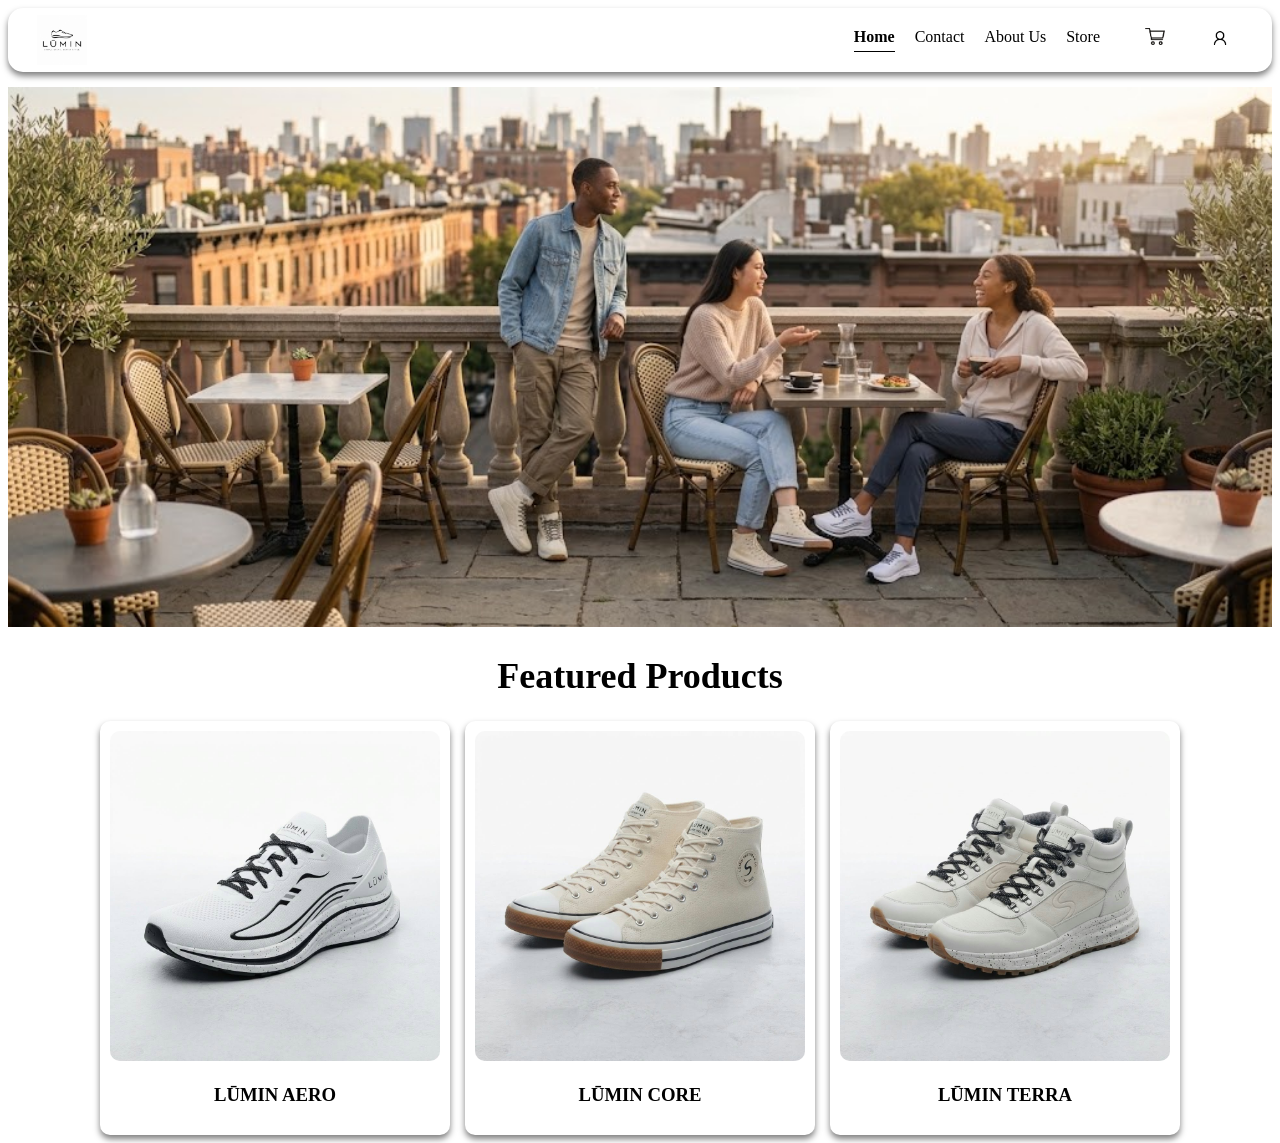
<file: index.html>
<!DOCTYPE html>
<html>
    <head>
        <title>Home</title>
        <meta name="description" content="Welcome to our home page!">
        <meta name="viewport" content="width=device-width, initial-scale=1.0">
        <link rel="stylesheet" href="stylesheet/index.css">
    </head>

    <body>
        <header>

            <img src="images/logo.jpg" alt="logo" width="50px">

            <nav>
                <ul>
                    <a href="index.html" class="active"><li>Home</li></a>
                    <a href="contact.html"><li>Contact</li></a>
                    <a href="about.html"><li>About Us</li></a>
                    <a href="store.html"><li>Store</li></a>
                    <div class="cart">
                    <a href="cart.html"><li><img src=images/cart.png alt="cart" width="20px"></li></a>
                    </div>
                    <div class="user">
                    <a href="login.html"><li><img src=images/user.png alt="user" width="20px"></li></a>
                    </div>
                </ul>
            </nav>

        </header>
        
        <img src="images/home.jpg" alt="home" style="width: 100%; height: 60vh; object-fit: cover; margin-top: 15px;">

        <div class="featured">
            <h1>Featured Products</h1>
        </div>

    <div class="box">
        <div class="product">
            <a href="store.html">
            <img src="images/running shoes.jpg" alt="running shoes" width="400px">
            <h3>LŪMIN AERO</h3>
            </a>
        </div>

         <div class="product">
            <a href="store.html">
            <img src="images/casual shoes.jpg" alt="casual shoes" width="400px">
            <h3>LŪMIN CORE</h3>
            </a>
        </div>

         <div class="product">
            <a href="store.html">
            <img src="images/mountain shoes.jpg" alt="mountain shoes" width="400px">
            <h3>LŪMIN TERRA</h3>
            </a>
        </div>
    </div>
        
    </body>
</html>
</file>
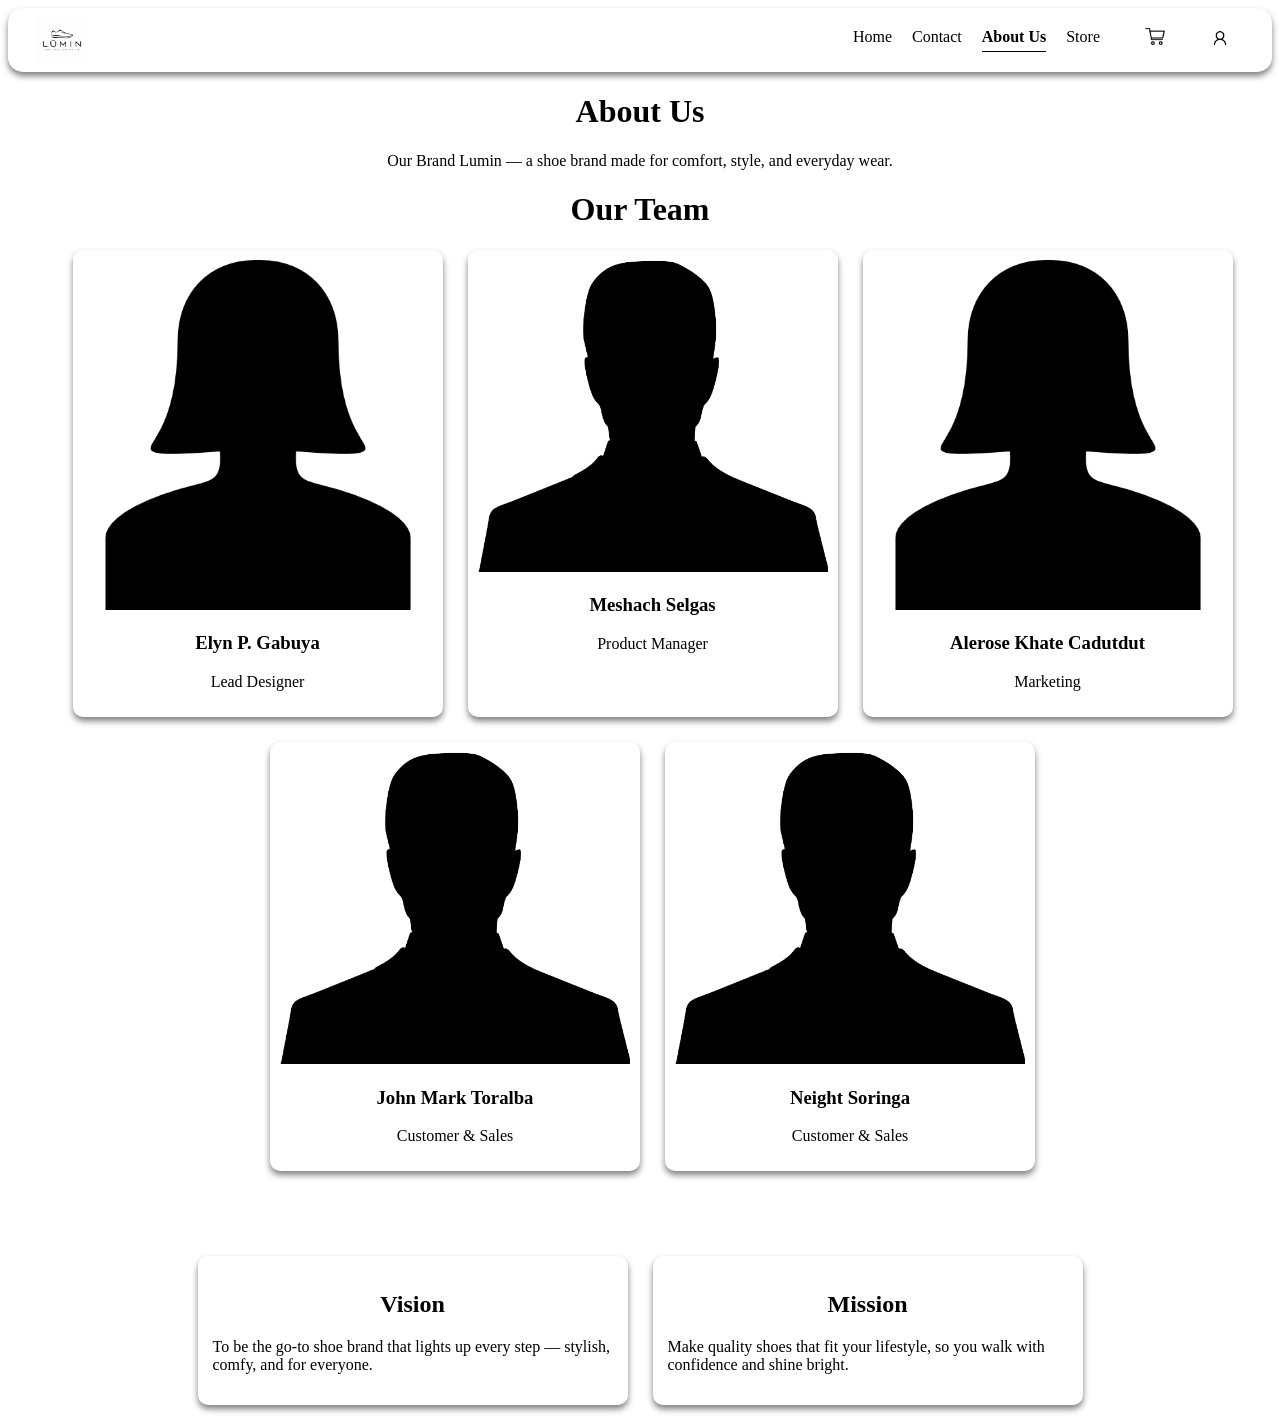
<file: about.html>
<!DOCTYPE html>
<html>
    <head>
        <title>About Us</title>
        <meta name="description" content="About us!">
        <meta name="viewport" content="width=device-width, initial-scale=1.0">
        <link rel="stylesheet" href="stylesheet/about.css">
    </head>

    <body>
        <header>

            <img src="images/logo.jpg" alt="logo" width="50px">

            <nav>
                <ul>
                    <a href="index.html"><li>Home</li></a>
                    <a href="contact.html"><li>Contact</li></a>
                    <a href="about.html" class="active"><li>About Us</li></a>
                    <a href="store.html"><li>Store</li></a>
                    <div class="cart">
                    <a href="cart.html"><li><img src=images/cart.png alt="cart" width="20px"></li></a>
                    </div>
                    <div class="user">
                    <a href="login.html"><li><img src=images/user.png alt="user" width="20px"></li></a>
                    </div>
                </ul>
            </nav>

        </header>

        <h1 style="text-align: center;">About Us</h1>
        <p style="text-align: center;">Our Brand Lumin — a shoe brand made for comfort, style, and everyday wear.</p>

        <h1 style="text-align: center;">Our Team</h1>
    <div class="card-contain">
        <div class="card">
            <img src="images/female.png" alt="female" width="350px">
            <h3>Elyn P. Gabuya</h3>
            <p>Lead Designer</p>
        </div>

        <div class="card">
            <img src="images/male.png" alt="female" width="350px">
            <h3>Meshach Selgas</h3>
            <p>Product Manager</p>
        </div>

        <div class="card">
            <img src="images/female.png" alt="female" width="350px">
            <h3>Alerose Khate Cadutdut</h3>
            <p>Marketing</p>
        </div>

        <div class="card">
            <img src="images/male.png" alt="female" width="350px">
            <h3>John Mark Toralba</h3>
            <p>Customer & Sales</p>
        </div>

        <div class="card">
            <img src="images/male.png" alt="female" width="350px">
            <h3>Neight Soringa</h3>
            <p>Customer & Sales</p>
        </div>
    </div>

    <div class="cardtwo">
        <div class="goal">
            <h2>Vision</h2>
            <p>To be the go-to shoe brand that lights up every step — stylish, comfy, and for everyone.</p>
        </div>

        <div class="goal">
            <h2>Mission</h2>
            <p>Make quality shoes that fit your lifestyle, so you walk with confidence and shine bright.</p>
        </div>
    </div>
    </body>
</file>
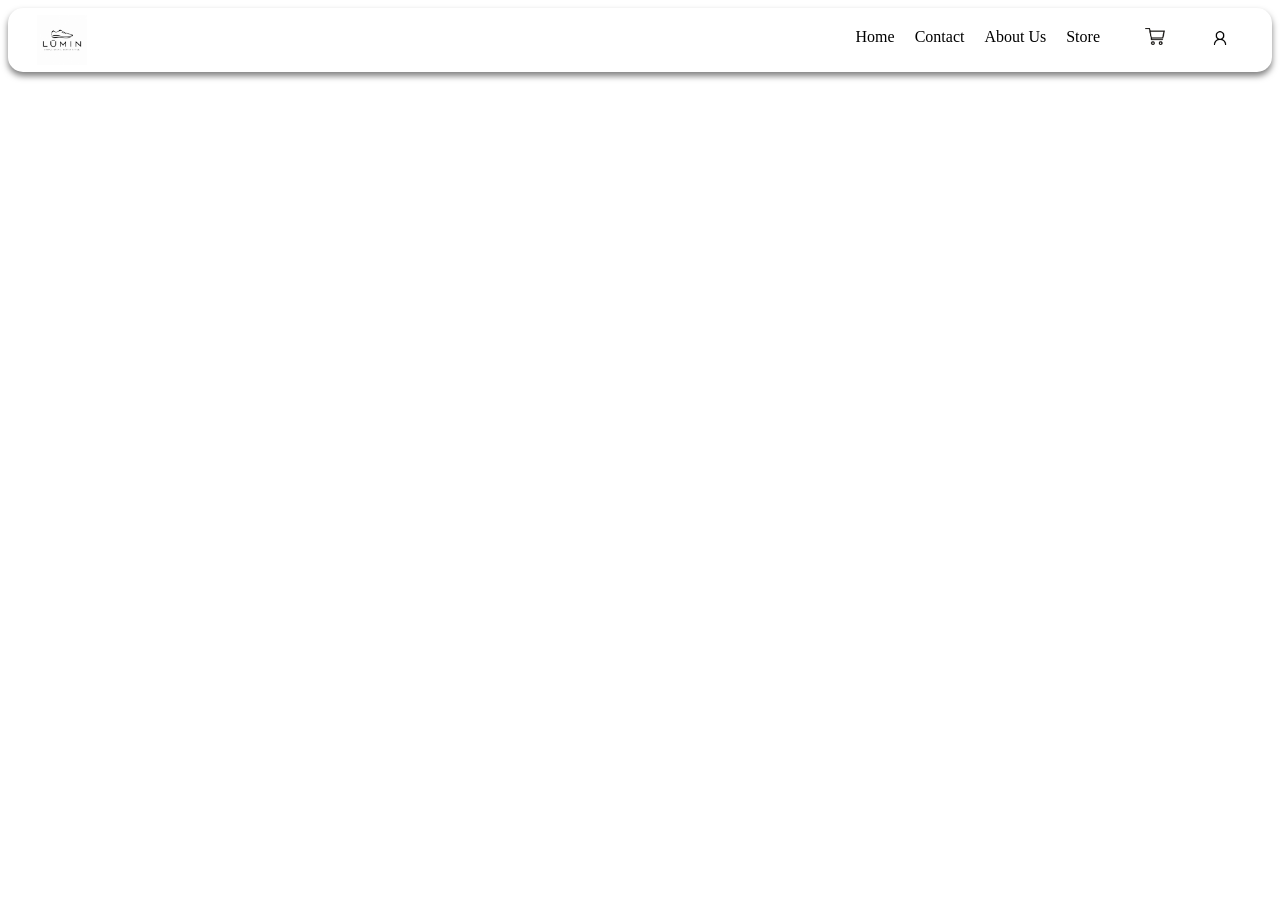
<file: cart.html>
<!DOCTYPE html>
<html>
    <head>
        <title>Cart</title>
        <meta name="description" content="Check out!">
        <meta name="viewport" content="width=device-width, initial-scale=1.0">
        <link rel="stylesheet" href="stylesheet/cart.css">
    </head>

    <body>
        <header>

            <img src="images/logo.jpg" alt="logo" width="50px">

            <nav>
                <ul>
                    <a href=index.html><li>Home</li></a>
                    <a href=contact.html><li>Contact</li></a>
                    <a href=about.html><li>About Us</li></a>
                    <a href=store.html><li>Store</li></a>
                    <div class="cart">
                    <a href="cart.html"><li><img src=images/cart.png alt="cart" width="20px"></li></a>
                    </div>
                    <div class="user">
                    <a href="login.html"><li><img src=images/user.png alt="user" width="20px"></li></a>
                    </div>
                </ul>
            </nav>

        </header>
    </body>
</html>
</file>
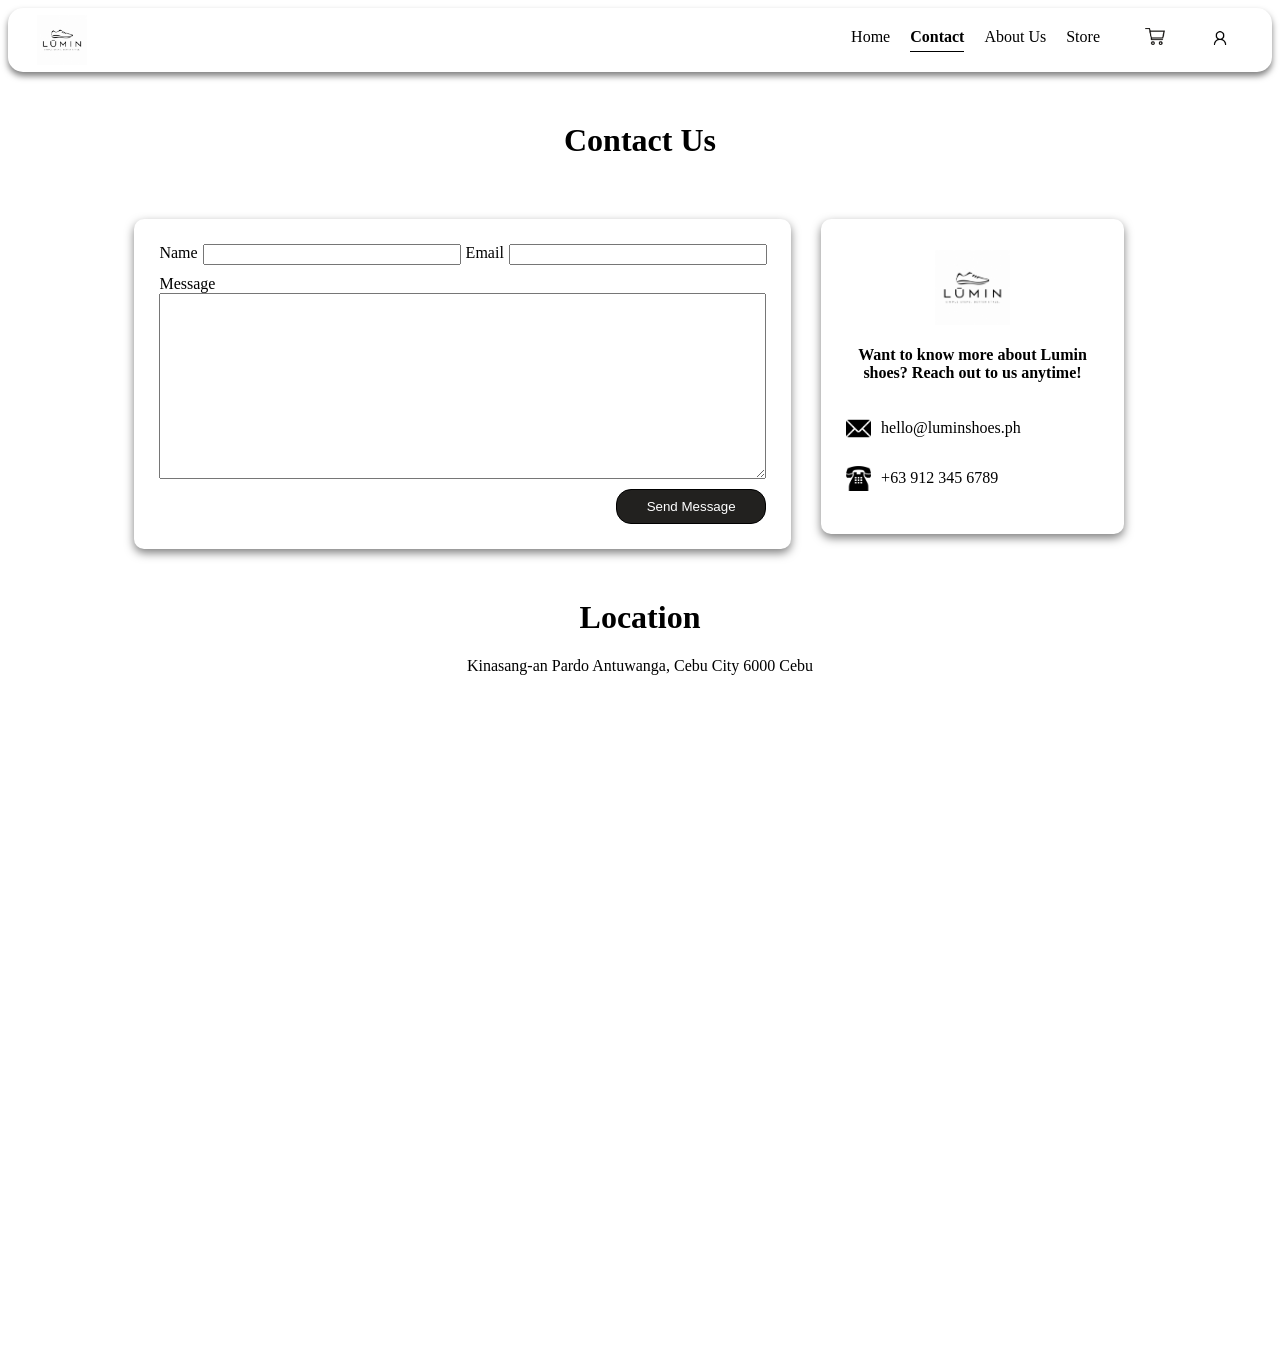
<file: contact.html>
<!DOCTYPE html>
<html>
    <head>
        <title>Contact Us</title>
        <meta name="description" content="Contact us today!">
        <meta name="viewport" content="width=device-width, initial-scale=1.0">
        <link rel="stylesheet" href="stylesheet/contact.css">
    </head>

    <body>
        <header>

            <img src="images/logo.jpg" alt="logo" width="50px">

            <nav>
                <ul>
                    <a href="index.html"><li>Home</li></a>
                    <a href="contact.html" class="active"><li>Contact</li></a>
                    <a href="about.html"><li>About Us</li></a>
                    <a href="store.html"><li>Store</li></a>
                    <div class="cart">
                    <a href="cart.html"><li><img src=images/cart.png alt="cart" width="20px"></li></a>
                    </div>
                    <div class="user">
                    <a href="login.html"><li><img src=images/user.png alt="user" width="20px"></li></a>
                    </div>
                </ul>
            </nav>

        </header>

        <h1>Contact Us</h1>
    <div class="contain">

        <div class="messageus">
            <form>
            <fieldset>
                <label for="contactname">Name</label>
                <input type="text" id="contactname" name="contactname" required>
            
                <label for="contactemail">Email</label>
                <input type="email" id="contactemail" name="contactemail" required>
            </fieldset>
                <label for="message" style="margin-top: 10px;">Message</label>
                <textarea id="message" name="message" rows="12" cols="50" required></textarea>
                <button type="submit">Send Message</button>
            </form>
        </div>

        <div class="details">
        <img src="images/logo.jpg" alt="logo" width="75px" style="display: block; margin: 0 auto 0px auto;">
        <h4 style="text-align: center;">Want to know more about Lumin shoes? Reach out to us anytime!</h4>
           
            <div class="inside">
            <img src="images/email.png" alt="email" width="25px">
            <p style="margin-left: 10px;">hello@luminshoes.ph</p>
            </div>

            <div class="inside">
            <img src="images/Phone.png" alt="phone" width="25px">
            <p style="margin-left: 10px;">+63 912 345 6789</p>
            </div>

        </div>    
    </div>    

        <h1>Location</h1>
        <p style="text-align: center;">Kinasang-an Pardo Antuwanga, Cebu City 6000 Cebu</p>
        <div class="location">
        <iframe src="https://www.google.com/maps/embed?pb=!1m16!1m12!1m3!1d15702.256951854615!2d123.84873395667104!3d10.296651249585858!2m3!1f0!2f0!3f0!3m2!1i1024!2i768!4f13.1!2m1!1s%203871%20Upper%20Hill%2C%20Rere%20City!5e0!3m2!1sen!2sph!4v1790769912727!5m2!1sen!2sph" width="1000" height="650" style="border:0;" allowfullscreen="" loading="lazy" referrerpolicy="strict-origin-when-cross-origin"></iframe>
        </div>    
    </body>
</file>
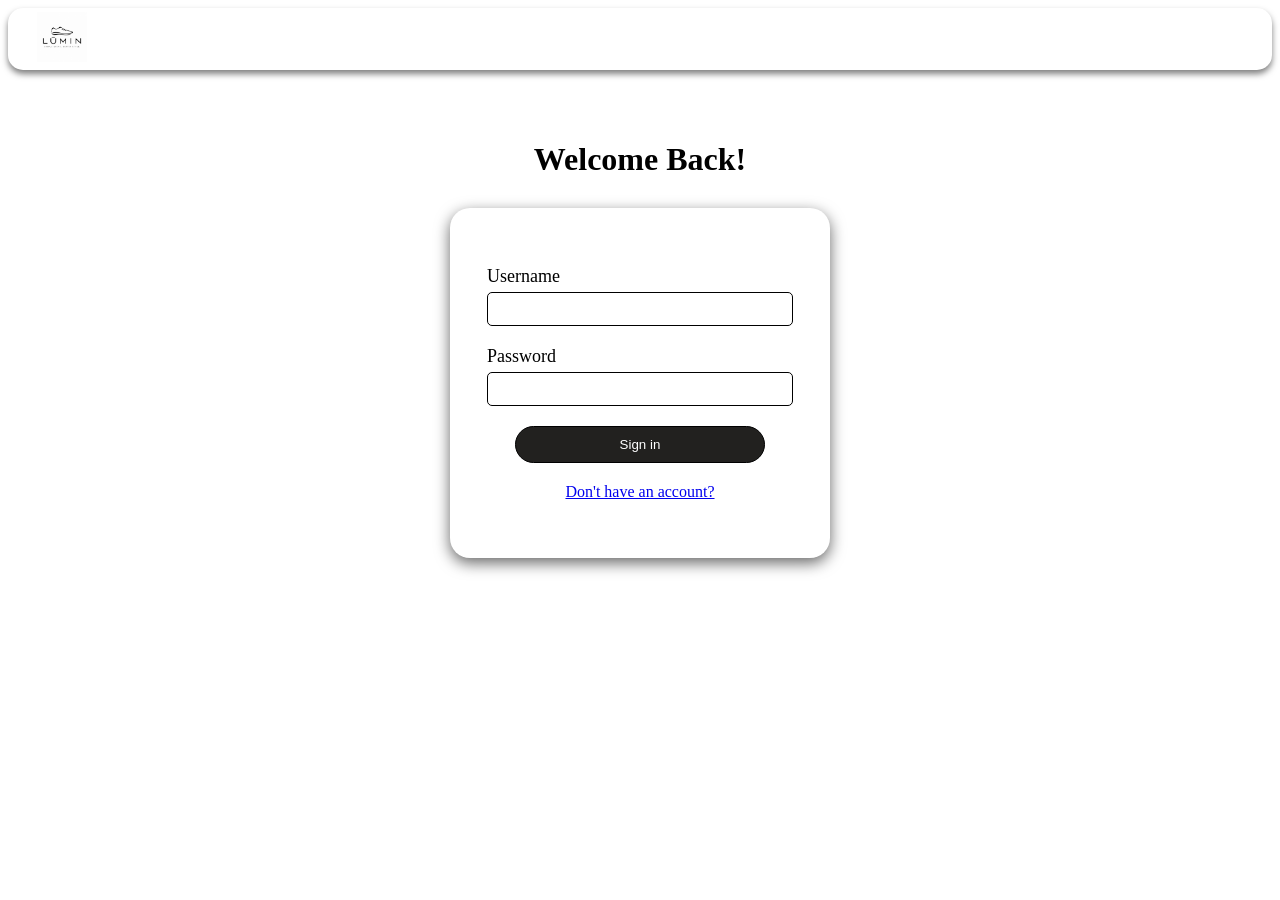
<file: login.html>
<!DOCTYPE html>
<html>
    <head>
        <title>Login</title>
        <meta name="description" content="Welcome back! Please log in to your account.">
        <meta name="viewport" content="width=device-width, initial-scale=1.0">
        <link rel="stylesheet" href="stylesheet/login.css">
    </head>

    <body>
        
        <header>
            <a href="index.html"><img src="images/logo.jpg" alt="logo" width="50px"></a>
        </header>

        <h1>Welcome Back!</h1>

        <div class="box">
            <form action="index.html">
            <label for="username">Username</label>
            <input type="text" id="username" name="username" required>
            <label for="password">Password</label>
            <input type="password" id="password" name="password" required>
            <button type="submit">Sign in</button>
            <a href="register.html">Don't have an account?</a>
            </form>
        </div>
    </body>
</html>
</file>
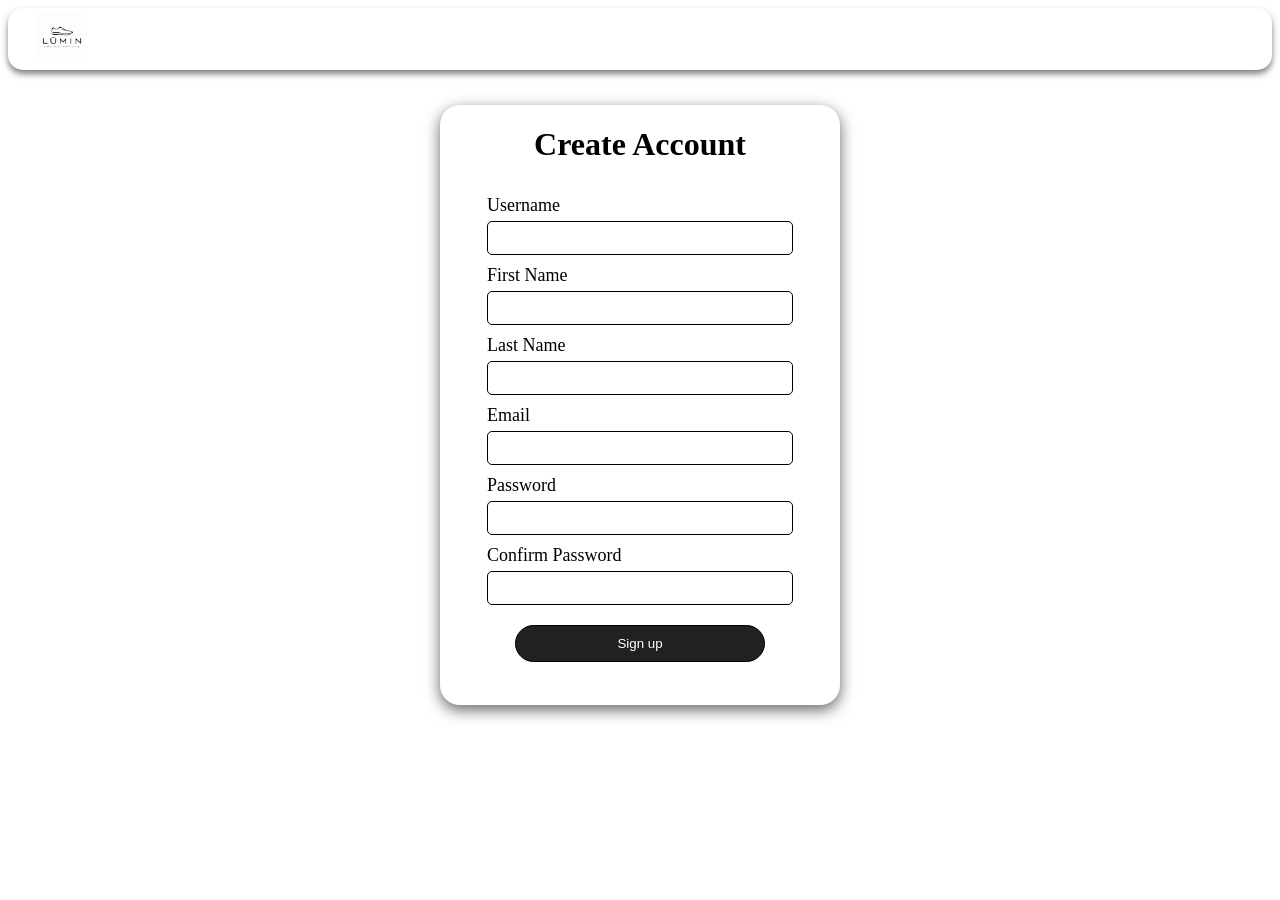
<file: register.html>
<!DOCTYPE html>
<html>
    <head>
        <title>Register</title>
        <meta name="description" content="Registration">
        <meta name="viewport" content="width=device-width, initial-scale=1.0">
        <link rel="stylesheet" href="stylesheet/register.css">
    </head>

    <body>
        
        <header>
            <a href="index.html"><img src="images/logo.jpg" alt="logo" width="50px"></a>
        </header>

    
        
        <div class="box">

             <h1>Create Account</h1>
            
            <form action="index.html">
            <label for="username">Username</label>
            <input type="text" id="username" name="username" required>

            <label for="first">First Name</label>
            <input type="text" id="first" name="first" required>

            <label for="last">Last Name</label>
            <input type="text" id="last" name="last" required>

            <label for="email">Email</label>
            <input type="email" id="email" name="email" required>

            <label for="password">Password</label>
            <input type="password" id="password" name="password" required>

            <label for="confirmed">Confirm Password</label>
            <input type="password" id="confirmed" name="confirmed" required>

            <button type="submit">Sign up</button>

            </form>
        </div>
    </body>
</html>
</file>
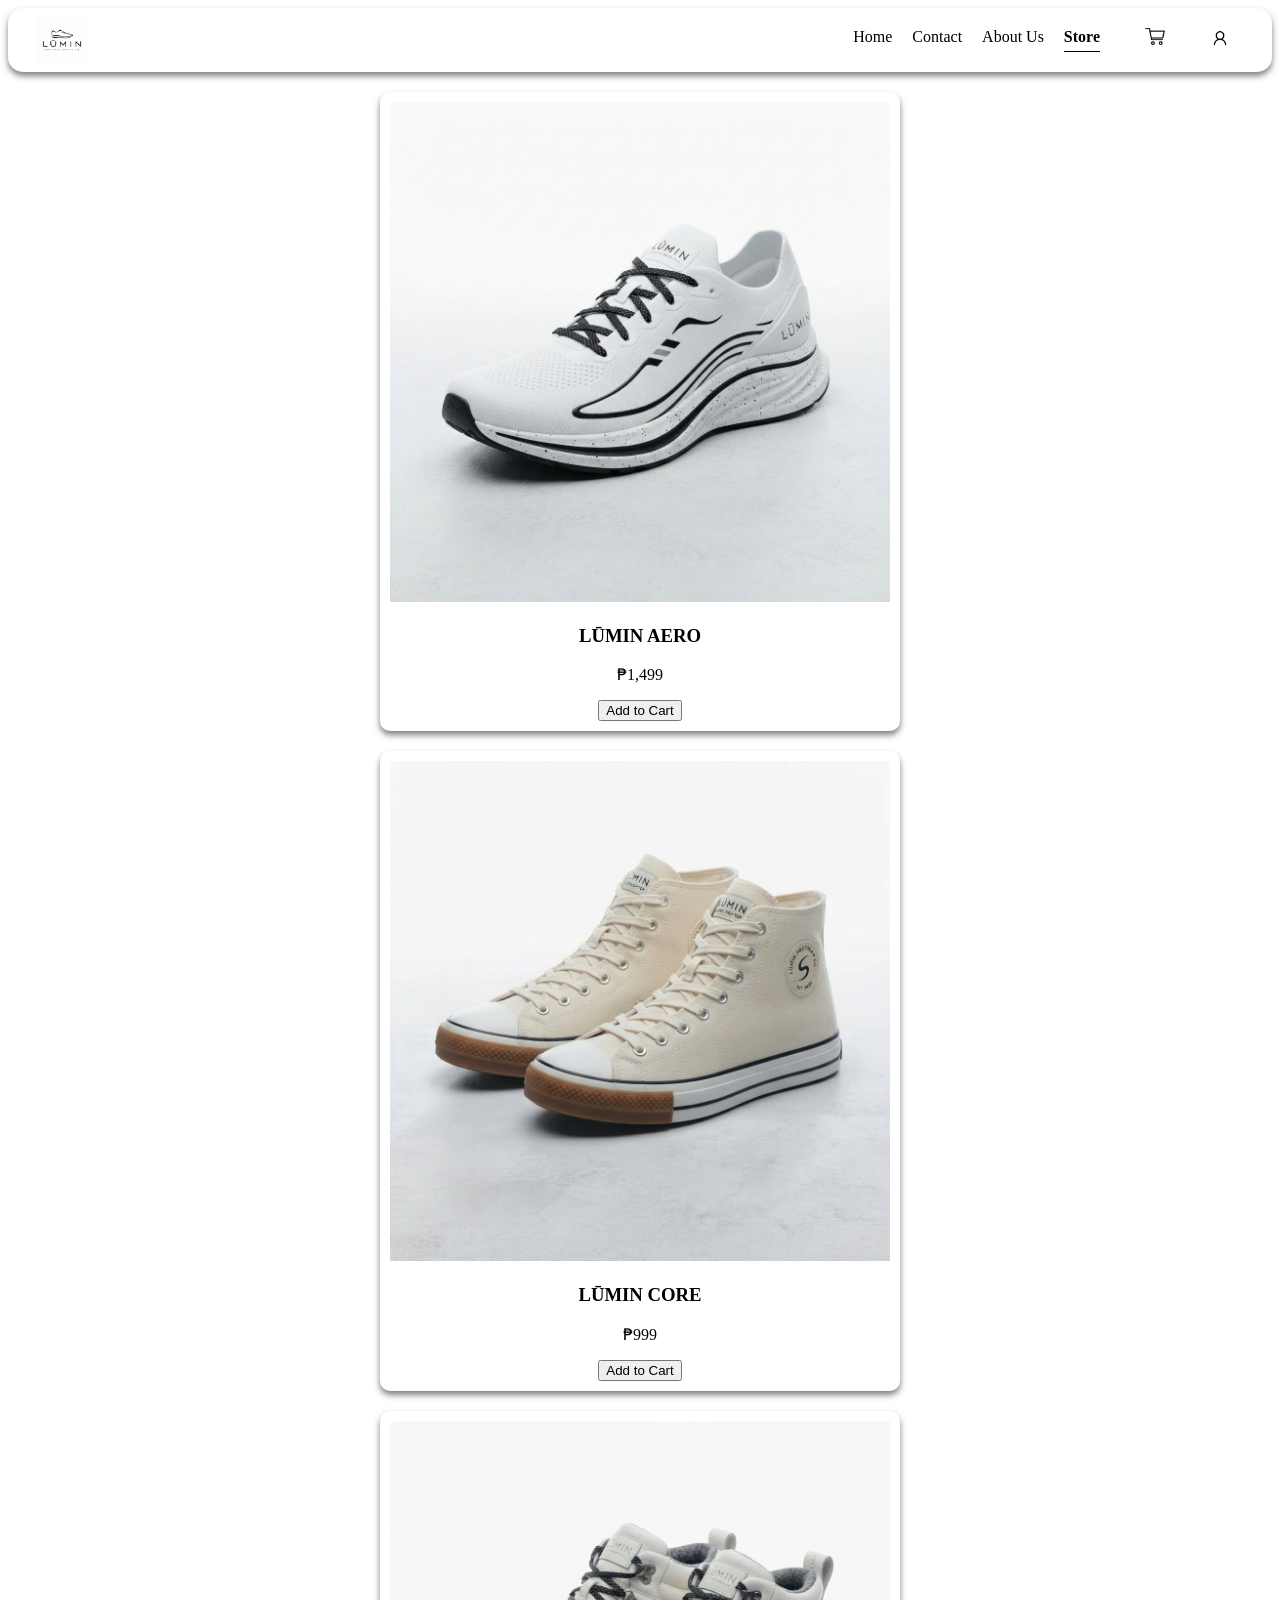
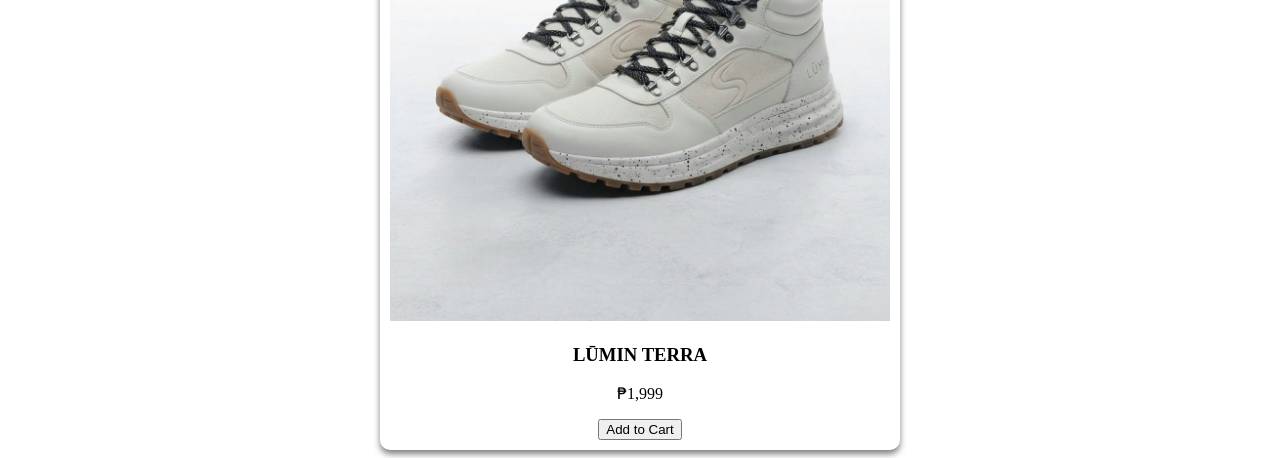
<file: store.html>
<!DOCTYPE html>
    <html>
        <head>
            <title>Store</title>
            <meta name="viewport" content="width=device-width, initial-scale=1.0">
            <link rel="stylesheet" href="stylesheet/store.css">
        </head>
    <body>
        
         <header>

            <img src="images/logo.jpg" alt="logo" width="50px">

            <nav>
                <ul>
                    <a href="index.html"><li>Home</li></a>
                    <a href="contact.html"><li>Contact</li></a>
                    <a href="about.html"><li>About Us</li></a>
                    <a href="store.html" class="active"><li>Store</li></a>
                    <div class="cart">
                    <a href="cart.html"><li><img src=images/cart.png alt="cart" width="20px"></li></a>
                    </div>
                    <div class="user">
                    <a href="login.html"><li><img src=images/user.png alt="user" width="20px"></li></a>
                    </div>
                </ul>
            </nav>

        </header>

    <div class="box">
        <div class="product">
            <img src="images/running shoes.jpg" alt="running shoes" width="500px">
            <h3>LŪMIN AERO</h3>
            <p>₱1,499</p>
            <button type="button">Add to Cart</button>
        </div>

         <div class="product">
            <img src="images/casual shoes.jpg" alt="casual shoes" width="500px">
            <h3>LŪMIN CORE</h3>
            <p>₱999</p>
            <button type="button">Add to Cart</button>
        </div>

         <div class="product">
            <img src="images/mountain shoes.jpg" alt="mountain shoes" width="500px">
            <h3>LŪMIN TERRA</h3>
            <p>₱1,999</p>
            <button type="button">Add to Cart</button>
        </div>
    </div>
    </body>
    </html>
</file>
<file: stylesheet/index.css>
header {
    background-color: white;
    display: flex;
    flex-wrap: wrap;
    align-items: center;
    justify-content: space-between;
    box-shadow: 0 4px 6px rgba(0, 0, 0, 0.5);
    border-radius: 15px;
    padding: 4px;
}

header img {
    margin-left: 25px;
}


nav ul {
    margin-right: 38px;
    list-style: none;
    display: flex;
    gap: 20px;
    flex-wrap: wrap;
}

nav a {
    color: black;
    text-decoration: none;
}

nav a:hover {
    border-bottom: solid 1px;
    font-size: large;
}

nav a.active {
    border-bottom: solid 1px;
    font-weight: bold;
}

.cart:hover {
    transform: scale(1.25);
}

.user:hover {
    transform: scale(1.25);
}

.featured {
    text-align: center;
    font-size: large;
}

.box {
    display: flex;
    flex-wrap: wrap;
    justify-content: center;
    gap: 15px;
}

.product {
    width: 80%;
    max-width: 350px;
    padding: 10px;
    text-align: center;
    box-shadow: 0 4px 6px rgba(0, 0, 0, 0.5);
    border-radius: 10px;
    box-sizing: border-box;
}

.product:hover {
    transform: scale(1.05);
}

.product img {
    border-radius: 10px;
    max-width: 100%;
    height: auto;
}

.product a {
    text-decoration: none;
    color: black;
}

@media (max-width: 600px) {
    header {
        flex-direction: column;
    }

    nav ul {
        justify-content: center;
        align-items: center;
        gap: 12px;
        margin: 10px 0;
        padding: 0;
    }

    nav li {
        display: inline;
    }

    nav a {
        font-size: 14px;
    }

    nav a:hover {
        font-size: 14px;
    }

    .product {
        width: 90%;
    }
}

img {
    max-width: 100%;
    height: auto;
}
</file>
<file: stylesheet/about.css>
header {
    background-color: white;
    display: flex;
    flex-wrap: wrap;
    align-items: center;
    justify-content: space-between;
    box-shadow: 0 4px 6px rgba(0, 0, 0, 0.5);
    border-radius: 15px;
    padding: 4px;
}

header img {
    margin-left: 25px;
}


nav ul {
    margin-right: 38px;
    list-style: none;
    display: flex;
    gap: 20px;
    flex-wrap: wrap;
}

nav a {
    color: black;
    text-decoration: none;
}

nav a:hover {
    border-bottom: solid 1px;
    font-size: large;
}

nav a.active {
    border-bottom: solid 1px;
    font-weight: bold;
}

.cart:hover {
    transform: scale(1.25);
}

.user:hover {
    transform: scale(1.25);
}

.card-contain {
    display: flex;
    flex-wrap: wrap;
    justify-content: center;

}

.card {
    width: fit-content;
    padding: 10px;
    text-align: center;
    box-shadow: 0 4px 6px rgba(0, 0, 0, 0.5);
    border-radius: 10px;
    margin-left: 25px;
    margin-bottom: 25px;
}

.goal {
    box-shadow: 0 4px 6px rgba(0, 0, 0, 0.5);
    border-radius: 10px;
    width: 400px;
    padding: 15px;
}

.goal h2 {
    text-align: center;
}

.cardtwo {
    display: flex;
    flex-wrap: wrap;
    justify-content: center;
    margin-top: 50px;
    padding: 10px;
    gap: 25px;
}

@media (max-width: 600px) {
    header {
        flex-direction: column;
    }

    nav ul {
        justify-content: center;
        align-items: center;
        gap: 12px;
        margin: 10px 0;
        padding: 0;
    }

    nav li {
        display: inline;
    }

    nav a {
        font-size: 14px;
    }

    nav a:hover {
        font-size: 14px;
    }

    .product {
        width: 90%;
    }

    .card {
        width: 90%;
        margin-left: 0;
        box-sizing: border-box;
    }

    .goal {
        width: 90%;
        box-sizing: border-box;
    }
}

img {
    max-width: 100%;
    height: auto;
}
</file>
<file: stylesheet/cart.css>
header {
    background-color: white;
    display: flex;
    flex-wrap: wrap;
    align-items: center;
    justify-content: space-between;
    box-shadow: 0 4px 6px rgba(0, 0, 0, 0.5);
    border-radius: 15px;
    padding: 4px;
}

header img {
    margin-left: 25px;
}


nav ul {
    margin-right: 38px;
    list-style: none;
    display: flex;
    gap: 20px;
    flex-wrap: wrap;
}

nav a {
    color: black;
    text-decoration: none;
}

nav a:hover {
    border-bottom: solid 1px;
    font-size: large;
}

nav a.active {
    border-bottom: solid 1px;
    font-weight: bold;
}

.cart:hover {
    transform: scale(1.25);
}

.user:hover {
    transform: scale(1.25);
}

@media (max-width: 600px) {
    header {
        flex-direction: column;
    }

    nav ul {
        justify-content: center;
        align-items: center;
        gap: 12px;
        margin: 10px 0;
        padding: 0;
    }

    nav li {
        display: inline;
    }

    nav a {
        font-size: 14px;
    }

    nav a:hover {
        font-size: 14px;
    }

    .product {
        width: 90%;
    }
}

img {
    max-width: 100%;
    height: auto;
}
</file>
<file: stylesheet/contact.css>
header {
    background-color: white;
    display: flex;
    flex-wrap: wrap;
    align-items: center;
    justify-content: space-between;
    box-shadow: 0 4px 6px rgba(0, 0, 0, 0.5);
    border-radius: 15px;
    padding: 4px;
}

header img {
    margin-left: 25px;
}


nav ul {
    margin-right: 38px;
    list-style: none;
    display: flex;
    gap: 20px;
    flex-wrap: wrap;
}

nav a {
    color: black;
    text-decoration: none;
}

nav a:hover {
    border-bottom: solid 1px;
    font-size: large;
}

nav a.active {
    border-bottom: solid 1px;
    font-weight: bold;
}

.cart:hover {
    transform: scale(1.25);
}

.user:hover {
    transform: scale(1.25);
}

h1 {
    text-align: center;
    margin-top: 50px;
}

.contain {
    display: flex;
    align-items: flex-start;
    gap: 30px;
    width: 80%;
    margin: 20px auto;
    margin-top: 60px;

}

.messageus {
    box-shadow: 0px 4px 10px rgba(0, 0, 0, 0.5);
    border-radius: 10px;
    padding: 25px;
    width: 60%;
 
}

.messageus form {
    display: flex;
    flex-direction: column;
}

.details {
    box-shadow: 0px 4px 10px rgba(0, 0, 0, 0.5);
    padding: 25px;
    border-radius: 10px;
    width: 25%;
    height: 265px;
    align-content: center;
}

.inside {
    display: flex;
    align-items: center;
}

label {
    padding: 0px;
    margin: 0px;
    font-size: medium;
}

form input {
    width: 250px;
}

fieldset {
    display: flex;
    flex-direction: row;
    border: none;
    padding: 0px;
    margin: 0px;
    gap: 5px;
}

button {
    margin-top: 10px;
    width: 150px;
    height: 35px;
    background-color: rgb(34, 33, 31);
    color: white;
    border-radius: 15px;
    border: 1px solid black;
    display: block;
    margin-left: auto;
}

.location {
    text-align: center;
}

@media (max-width: 600px) {
    header {
        flex-direction: column;
    }

    nav ul {
        justify-content: center;
        align-items: center;
        gap: 12px;
        margin: 10px 0;
        padding: 0;
    }

    nav li {
        display: inline;
    }

    nav a {
        font-size: 14px;
    }

    nav a:hover {
        font-size: 14px;
    }

    .product {
        width: 90%;
    }

    .contain {
        flex-direction: column;
        width: 90%;
    }

    .messageus, .details {
        width: 100%;
        box-sizing: border-box;
    }

    .details {
        height: auto;
    }

    fieldset {
        flex-direction: column;
    }

    form input, textarea {
        width: 100%;
        box-sizing: border-box;
    }

    iframe {
        height: 300px;
    }
}

img {
    max-width: 100%;
    height: auto;
}

iframe {
    max-width: 100%;
}
</file>
<file: stylesheet/login.css>
header {
    background-color: white;
    display: flex;
    flex-wrap: wrap;
    align-items: center;
    justify-content: space-between;
    box-shadow: 0 4px 6px rgba(0, 0, 0, 0.5);
    border-radius: 15px;
    padding: 4px;
}

header img {
    margin-left: 25px;
}

h1 {
    text-align: center;
    padding-top: 50px;
    font-family: merci;
}

.box {
    color: rgb(0, 0, 0);
    width: 380px;
    height: 350px;
    box-shadow: 0 5px 15px rgba(0, 0, 0, 0.6);
    margin: 30px auto;
    border-radius: 20px;

    display: flex;
    align-items: center;
}

form {
    margin: 30px auto;
}

label {
    font-size: large;
}

input {
    display: block;
    width: 300px;
    height: 30px;
    margin: 5px auto 20px auto;
    border-radius: 5px;
    border: 1px solid black

}

input:hover {
    outline: solid 1px;
}

input:focus {
    outline: solid 1px;
}

button {
    display: block;
    padding: 10px;
    width: 250px;
    margin: 20px auto;
    background-color: rgb(34, 33, 31);
    color: white;
    border-radius: 20px;
    border: 1px solid black
}

button:hover {
    cursor: pointer;
}

a {
    display: block;
    text-align: center;
}

img {
    max-width: 100%;
    height: auto;
}

@media (max-width: 600px) {
    .box {
        width: 90%;
        height: auto;
    }

    form {
        width: 85%;
    }

    input {
        width: 100%;
        box-sizing: border-box;
    }

    button {
        width: 100%;
    }
}
</file>
<file: stylesheet/register.css>
header {
    background-color: white;
    display: flex;
    flex-wrap: wrap;
    align-items: center;
    justify-content: space-between;
    box-shadow: 0 4px 6px rgba(0, 0, 0, 0.5);
    border-radius: 15px;
    padding: 4px;
}

header img {
    margin-left: 25px;
}

.box {
    color: rgb(0, 0, 0);
    width: 400px;
    height: 600px;
    box-shadow: 0 5px 15px rgba(0, 0, 0, 0.6);
    margin: 35px auto;
    border-radius: 20px;
    display: flex;
    flex-direction: column;
    align-items: center;
}

form {
    margin: 10px auto;
}

label {
    font-size: large;
}

input {
    display: block;
    width: 300px;
    height: 30px;
    margin: 5px auto 10px;
    border-radius: 5px;
    border: 1px solid black
}

input:hover {
    outline: solid 1px;
}

input:focus {
    outline: solid 1px;
}


button {
    display: block;
    padding: 10px;
    width: 250px;
    margin: 20px auto;
    background-color: rgb(34, 33, 31);
    color: white;
    border-radius: 20px;
    border: 1px solid black
}

button:hover {
    cursor: pointer;
}

img {
    max-width: 100%;
    height: auto;
}

@media (max-width: 600px) {
    .box {
        width: 90%;
        height: auto;
    }

    form {
        width: 85%;
    }

    input {
        width: 100%;
        box-sizing: border-box;
    }

    button {
        width: 100%;
    }
}
</file>
<file: stylesheet/store.css>
header {
    background-color: white;
    display: flex;
    flex-wrap: wrap;
    align-items: center;
    justify-content: space-between;
    box-shadow: 0 4px 6px rgba(0, 0, 0, 0.5);
    border-radius: 15px;
    padding: 4px;
}

header img {
    margin-left: 25px;
}


nav ul {
    margin-right: 38px;
    list-style: none;
    display: flex;
    gap: 20px;
    flex-wrap: wrap;
}

nav a {
    color: black;
    text-decoration: none;
}

nav a:hover {
    border-bottom: solid 1px;
    font-size: large;
}

nav a.active {
    border-bottom: solid 1px;
    font-weight: bold;
}

.cart:hover {
    transform: scale(1.25);
}

.user:hover {
    transform: scale(1.25);
}

.box {
    display: flex;
    flex-direction: column;
    justify-content: center;
    margin-top: 20px;
    gap: 20px;
    align-items: center;
}

.product {
    width: fit-content;
    padding: 10px;
    text-align: center;
    box-shadow: 0 4px 6px rgba(0, 0, 0, 0.5);
    border-radius: 10px;
}

@media (max-width: 600px) {
    header {
        flex-direction: column;
    }

    nav ul {
        justify-content: center;
        align-items: center;
        gap: 12px;
        margin: 10px 0;
        padding: 0;
    }

    nav li {
        display: inline;
    }

    nav a {
        font-size: 14px;
    }

    nav a:hover {
        font-size: 14px;
    }

    .product {
        width: 90%;
        box-sizing: border-box;
    }
}

img {
    max-width: 100%;
    height: auto;
}
</file>
